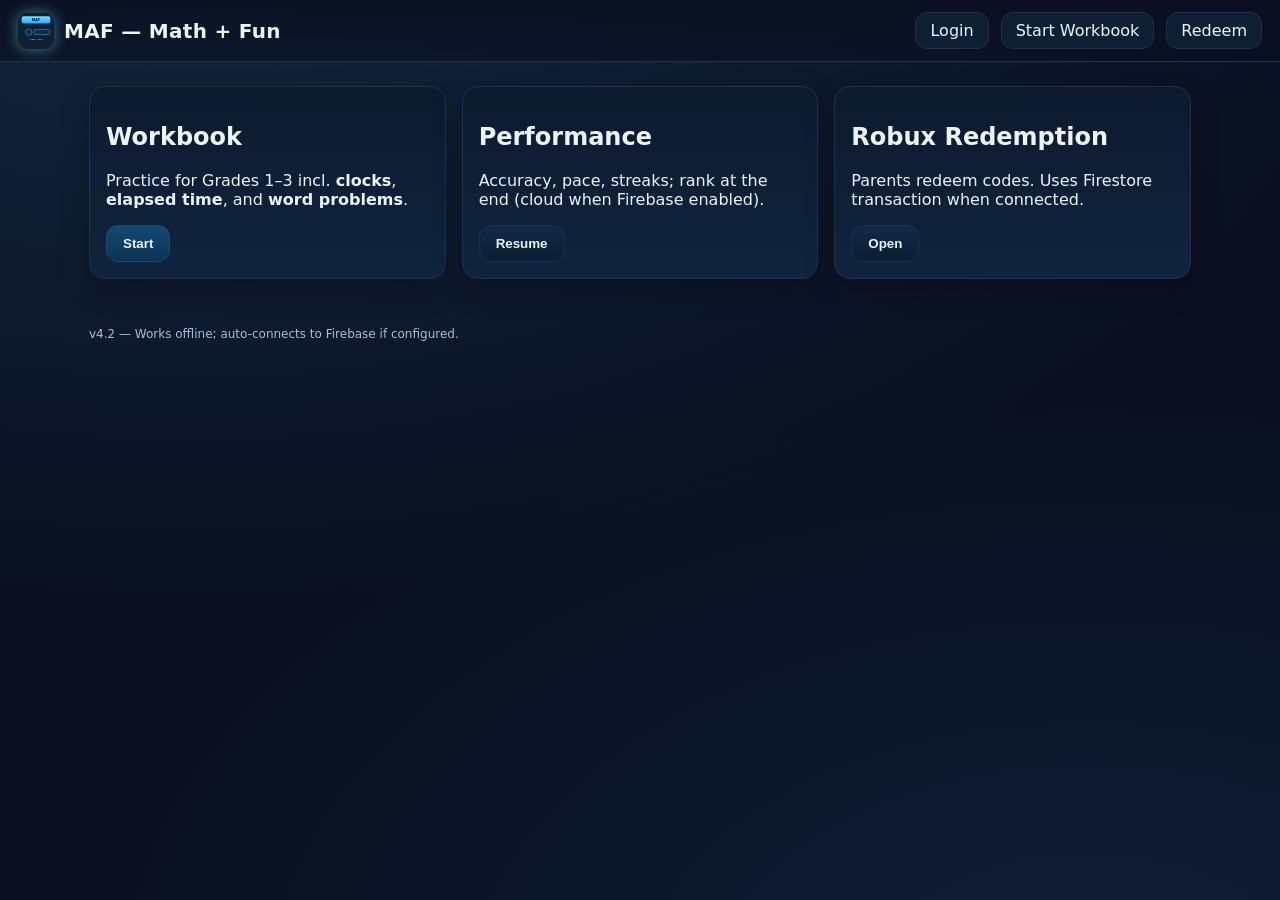
<file: index.html>
<!DOCTYPE html><html lang="en"><head>
  <meta charset="UTF-8"><meta name="viewport" content="width=device-width, initial-scale=1.0">
  <title>MAF — Math + Fun (v4.2)</title>
  <link rel="stylesheet" href="css/styles.css">
</head><body>
  <div class="nav"><div class="brand">
    <img class="logo" src="assets/logo.svg" alt="MAF"><div class="title">MAF — Math + Fun</div>
  </div><div class="row">
    <a class="pill" href="login.html">Login</a>
    <a class="pill" href="workbook_setup.html">Start Workbook</a>
    <a class="pill" href="redeem.html">Redeem</a>
  </div></div>

  <div class="container grid cols-3">
    <div class="card"><h2>Workbook</h2>
      <p>Practice for Grades 1–3 incl. <strong>clocks</strong>, <strong>elapsed time</strong>, and <strong>word problems</strong>.</p>
      <button class="btn primary" onclick="location.href='workbook_setup.html'">Start</button></div>
    <div class="card"><h2>Performance</h2>
      <p>Accuracy, pace, streaks; rank at the end (cloud when Firebase enabled).</p>
      <button class="btn" onclick="location.href='workbook.html'">Resume</button></div>
    <div class="card"><h2>Robux Redemption</h2>
      <p>Parents redeem codes. Uses Firestore transaction when connected.</p>
      <button class="btn" onclick="location.href='redeem.html'">Open</button></div>
  </div>

  <div class="container"><div class="small">v4.2 — Works offline; auto-connects to Firebase if configured.</div></div>
</body></html>
</file>
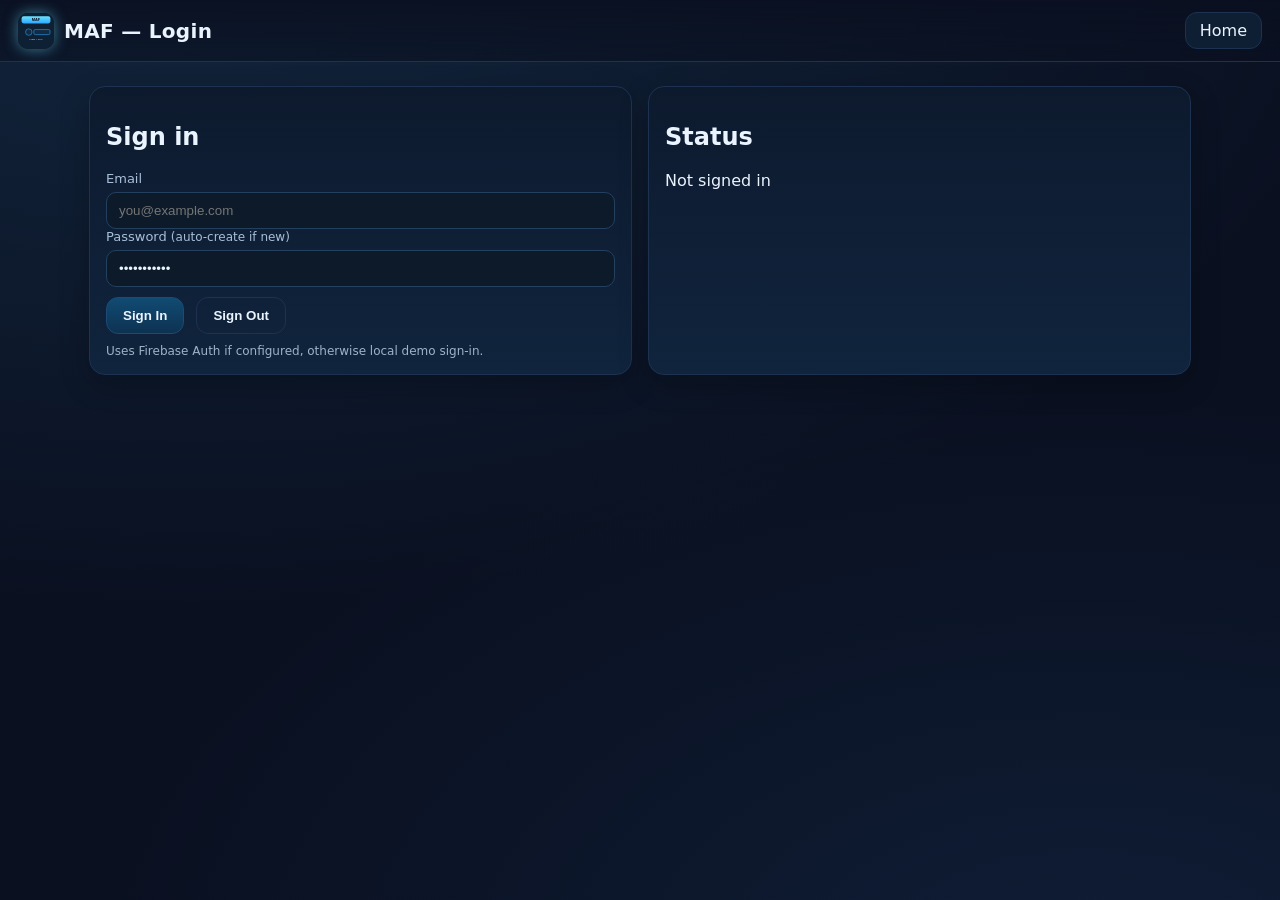
<file: login.html>
<!DOCTYPE html><html lang="en"><head>
  <meta charset="UTF-8"><meta name="viewport" content="width=device-width, initial-scale=1.0">
  <title>MAF — Login</title>
  <link rel="stylesheet" href="css/styles.css">
</head><body>
  <div class="nav"><div class="brand">
    <img class="logo" src="assets/logo.svg" alt="MAF"><div class="title">MAF — Login</div>
  </div><div class="row"><a class="pill" href="index.html">Home</a></div></div>

  <div class="container grid cols-2">
    <div class="card"><h2>Sign in</h2>
      <div class="label">Email</div><input class="input" id="email" placeholder="you@example.com"/>
      <div class="label">Password <span class="small">(auto-create if new)</span></div><input class="input" id="pwd" type="password" value="password123"/>
      <div class="row" style="margin-top:10px">
        <button id="signin" class="btn primary">Sign In</button><button id="signout" class="btn ghost">Sign Out</button>
      </div><div class="footer-note">Uses Firebase Auth if configured, otherwise local demo sign-in.</div>
    </div>
    <div class="card"><h2>Status</h2><div id="status">Not signed in</div></div>
  </div>

  <div id="toast" class="toast"></div>
  <script type="module">
    import { el, toast } from "./js/utils.js";
    import { isFirebaseConfigured } from "./js/firebase-init.js";
    import { initFirebase, signInEmail, signOut, onAuth } from "./js/firebase-live.js";
    import { MockAuth } from "./js/mockFirebase.js";
    const useFirebase = isFirebaseConfigured();
    if(useFirebase){
      initFirebase().then(()=> toast("Firebase connected"));
      onAuth((user)=>{
        if(user){ localStorage.setItem("maf_current_user", JSON.stringify({uid:user.uid,email:user.email||"user"}));
          el("#status").textContent = "Signed in as " + (user.email || user.uid);
        }else{ el("#status").textContent = "Not signed in"; }
      });
      el("#signin").addEventListener("click", async ()=>{
        const email = el("#email").value.trim() || "guest@example.com";
        const pwd = el("#pwd").value || "password123";
        try{ await signInEmail(email, pwd); toast("Signed in"); }catch(e){ toast("Sign-in failed"); console.error(e); }
      });
      el("#signout").addEventListener("click", async ()=>{ await signOut(); toast("Signed out"); localStorage.removeItem("maf_current_user"); });
    }else{
      const u = MockAuth.load();
      if(u){ toast("Signed in (local): " + u.email); el("#status").textContent = "Signed in (local) as " + u.email; }
      el("#signin").addEventListener("click", ()=>{
        const email = el("#email").value.trim() || "guest@local";
        const user = MockAuth.signIn(email);
        toast("Signed in (local)"); el("#status").textContent = "Signed in (local) as " + user.email;
      });
      el("#signout").addEventListener("click", ()=>{ MockAuth.signOut(); toast("Signed out"); el("#status").textContent="Not signed in"; });
    }
  </script>
</body></html>
</file>
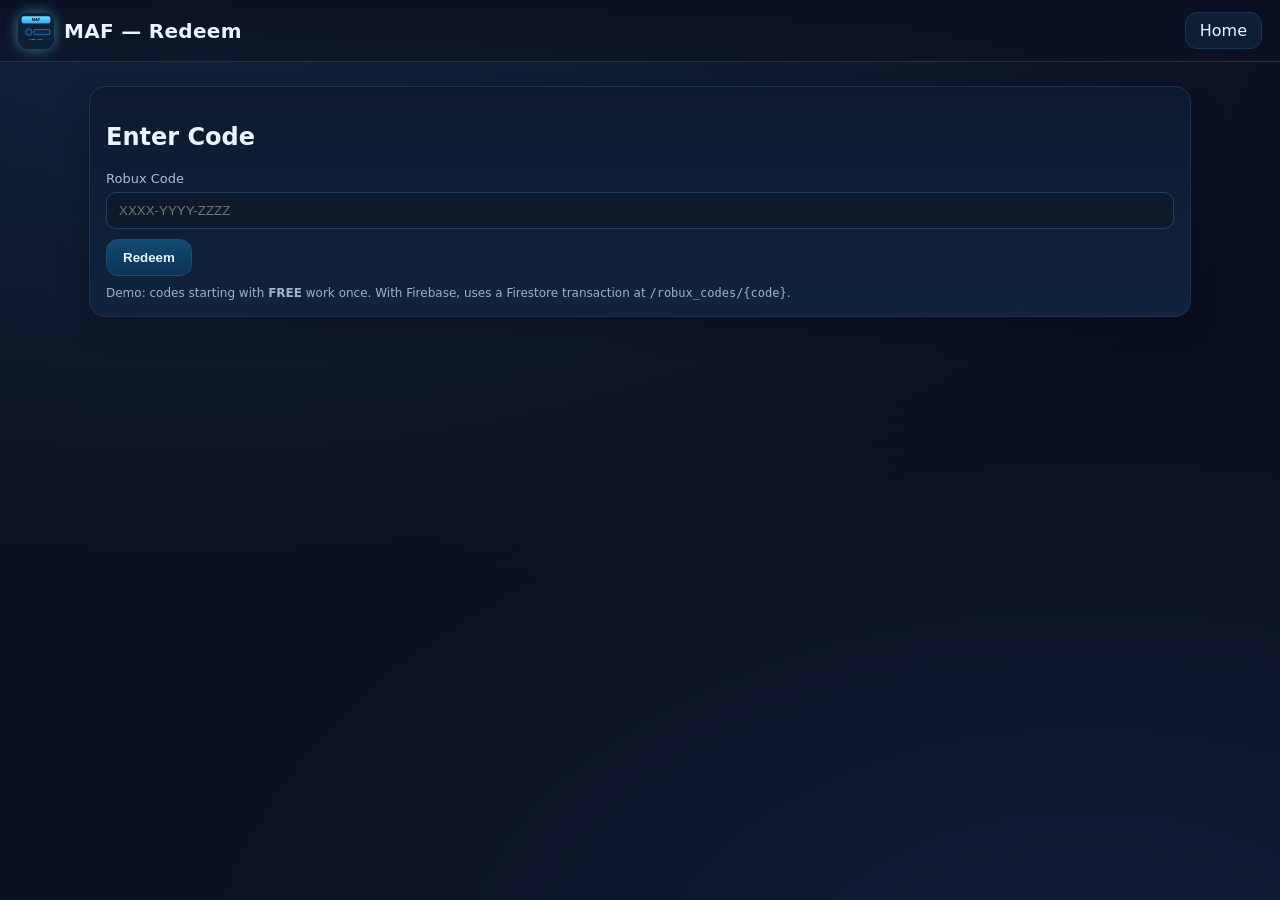
<file: redeem.html>
<!DOCTYPE html><html lang="en"><head>
  <meta charset="UTF-8"><meta name="viewport" content="width=device-width, initial-scale=1.0">
  <title>MAF — Redeem Robux</title>
  <link rel="stylesheet" href="css/styles.css">
</head><body>
  <div class="nav"><div class="brand">
    <img class="logo" src="assets/logo.svg" alt="MAF"><div class="title">MAF — Redeem</div>
  </div><div class="row"><a class="pill" href="index.html">Home</a></div></div>

  <div class="container"><div class="card">
    <h2>Enter Code</h2><div class="label">Robux Code</div>
    <input class="input" id="code" placeholder="XXXX-YYYY-ZZZZ"/>
    <div class="row" style="margin-top:10px"><button id="redeem" class="btn primary">Redeem</button></div>
    <div class="footer-note">
      Demo: codes starting with <strong>FREE</strong> work once. With Firebase, uses a Firestore transaction at <code>/robux_codes/{code}</code>.
    </div>
  </div></div>

  <div id="toast" class="toast"></div>
  <script type="module">
    import { el, toast } from "./js/utils.js";
    import { isFirebaseConfigured } from "./js/firebase-init.js";
    import { redeemCode } from "./js/firebase-live.js";
    import { MockAuth, MockDB } from "./js/mockFirebase.js";
    const user = JSON.parse(localStorage.getItem("maf_current_user")||"null") || MockAuth.load() || { uid: "guest", email:"guest@local" };
    const useFirebase = isFirebaseConfigured();
    el("#redeem").addEventListener("click", async ()=>{
      const code = el("#code").value.trim().toUpperCase(); if(!code){ toast("Enter a code"); return; }
      if(useFirebase){
        try{ await redeemCode(code, user.uid); toast("Success: Reward added!"); }
        catch(e){ console.error(e); toast("Failed: " + (e.message||"error")); }
      }else{
        const r = MockDB.redeem(code, user.uid); toast(r.ok ? ("Success: "+r.reward) : ("Failed: " + r.reason));
      }
    });
  </script>
</body></html>
</file>
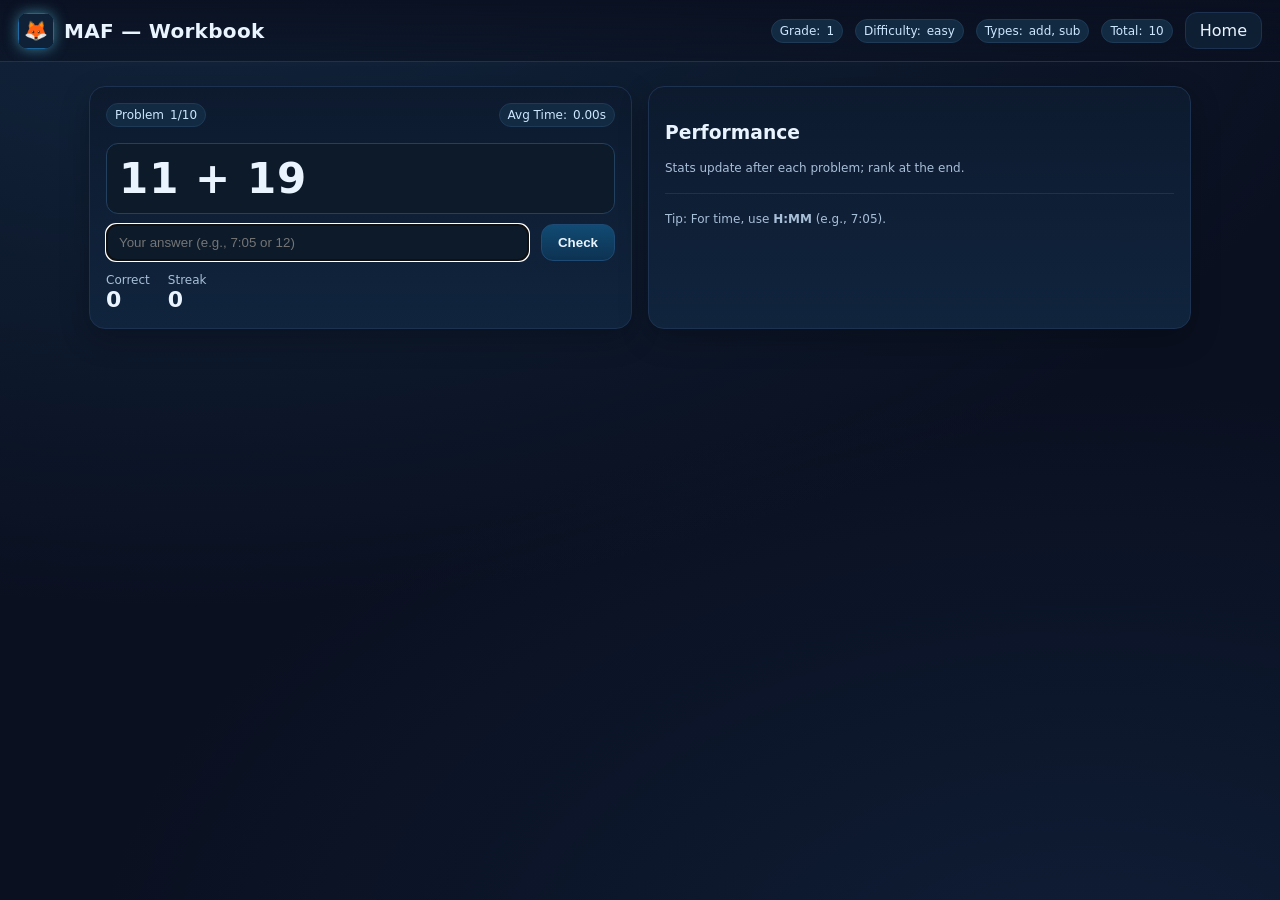
<file: workbook.html>
<!DOCTYPE html><html lang="en"><head>
  <meta charset="UTF-8"><meta name="viewport" content="width=device-width, initial-scale=1.0">
  <title>MAF — Workbook (v4.2)</title>
  <link rel="stylesheet" href="css/styles.css">
</head><body>
  <div class="nav"><div class="brand">
    <img id="avatarImg" class="logo" src="assets/avatars/a1.svg" alt="Avatar">
    <div class="title">MAF — Workbook</div>
  </div><div class="row">
    <span class="badge">Grade: <span id="grade">1</span></span>
    <span class="badge">Difficulty: <span id="difficulty">easy</span></span>
    <span class="badge">Types: <span id="ptype">add, sub</span></span>
    <span class="badge">Total: <span id="total">10</span></span>
    <a class="pill" href="index.html">Home</a>
  </div></div>

  <div class="container grid cols-2" id="session">
    <div class="card">
      <div class="row" style="justify-content:space-between">
        <div class="badge">Problem <span id="qno">1/10</span></div>
        <div class="badge">Avg Time: <span id="avgTime" class="timer">0.00s</span></div>
      </div>
      <div style="margin-top:16px" id="problemArea"><div class="problem">4 + 5</div></div>
      <div class="row" style="margin-top:10px">
        <input class="input" id="answer" placeholder="Your answer (e.g., 7:05 or 12)"/>
        <button id="submit" class="btn primary">Check</button>
      </div>
      <div class="row" style="margin-top:12px; gap:18px">
        <div><div class="small">Correct</div><div id="correct" class="kpi">0</div></div>
        <div><div class="small">Streak</div><div id="streak" class="kpi">0</div></div>
      </div>
    </div>
    <div class="card"><h3>Performance</h3>
      <div class="small">Stats update after each problem; rank at the end.</div>
      <hr/><div class="small">Tip: For time, use <strong>H:MM</strong> (e.g., 7:05).</div>
    </div>
  </div>

  <div class="container" id="summary" style="display:none">
    <div class="card"><h2>Great work!</h2>
      <div class="grid cols-3">
        <div><div class="small">Accuracy</div><div id="sumAccuracy" class="kpi">—</div></div>
        <div><div class="small">Avg Time / Q</div><div id="sumAvg" class="kpi">—</div></div>
        <div><div class="small">Rank</div><div id="sumRank" class="kpi">—</div></div>
      </div>
      <hr/><div class="row">
        <button id="restart" class="btn">Run Another</button>
        <button id="backHome" class="btn ghost">Back Home</button>
      </div>
    </div>
  </div>

  <div id="toast" class="toast"></div>
  <script type="module" src="js/workbook.js"></script>
</body></html>
</file>
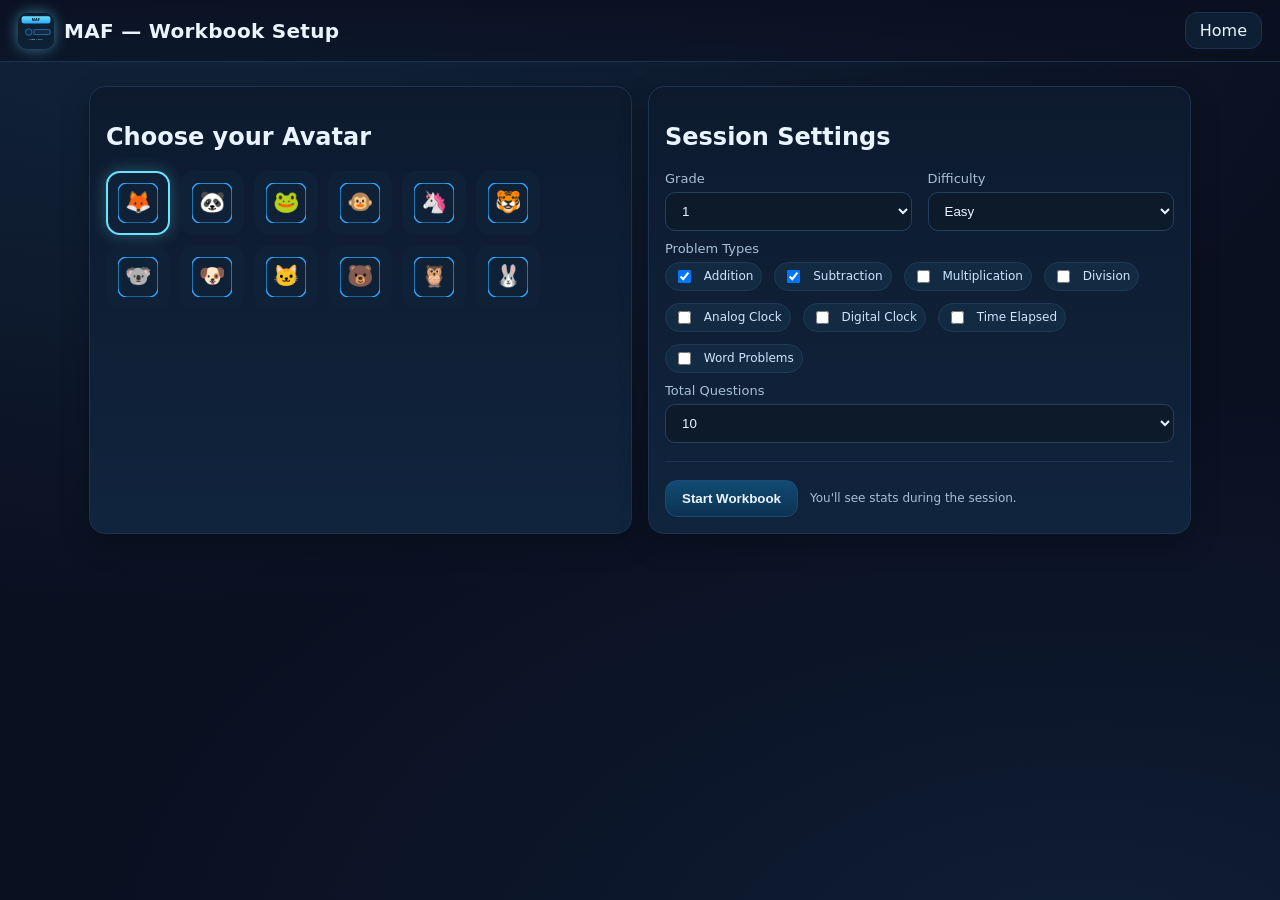
<file: workbook_setup.html>
<!DOCTYPE html><html lang="en"><head>
  <meta charset="UTF-8"><meta name="viewport" content="width=device-width, initial-scale=1.0">
  <title>MAF — Workbook Setup (v4.2)</title>
  <link rel="stylesheet" href="css/styles.css">
</head><body>
  <div class="nav"><div class="brand">
    <img class="logo" src="assets/logo.svg" alt="MAF"><div class="title">MAF — Workbook Setup</div>
  </div><div class="row"><a class="pill" href="index.html">Home</a></div></div>

  <div class="container grid cols-2">
    <div class="card"><h2>Choose your Avatar</h2><div id="avatars" class="avatar-grid"></div></div>
    <div class="card"><h2>Session Settings</h2>
      <div class="row" style="gap:16px">
        <div style="flex:1"><div class="label">Grade</div>
          <select id="grade" class="input"><option value="1">1</option><option value="2">2</option><option value="3">3</option></select></div>
        <div style="flex:1"><div class="label">Difficulty</div>
          <select id="difficulty" class="input"><option value="easy">Easy</option><option value="medium">Medium</option><option value="hard">Hard</option></select></div>
      </div>
      <div class="label" style="margin-top:10px">Problem Types</div>
      <div class="row" style="flex-wrap:wrap">
        <label class="badge"><input type="checkbox" id="t_add" checked> &nbsp;Addition</label>
        <label class="badge"><input type="checkbox" id="t_sub" checked> &nbsp;Subtraction</label>
        <label class="badge"><input type="checkbox" id="t_mul"> &nbsp;Multiplication</label>
        <label class="badge"><input type="checkbox" id="t_div"> &nbsp;Division</label>
        <label class="badge"><input type="checkbox" id="t_cda"> &nbsp;Analog Clock</label>
        <label class="badge"><input type="checkbox" id="t_cdd"> &nbsp;Digital Clock</label>
        <label class="badge"><input type="checkbox" id="t_tmd"> &nbsp;Time Elapsed</label>
        <label class="badge"><input type="checkbox" id="t_word"> &nbsp;Word Problems</label>
      </div>
      <div class="label" style="margin-top:10px">Total Questions</div>
      <select id="total" class="input"><option>5</option><option selected>10</option><option>15</option><option>20</option></select>
      <hr/><div class="row"><button id="start" class="btn primary">Start Workbook</button>
      <span class="small">You'll see stats during the session.</span></div>
    </div></div>
  <div id="toast" class="toast"></div>

  <script type="module">
    import { el, els, toast } from "./js/utils.js";
    const avatarsEl = el("#avatars"); const totalAvatars = 12; let selected = "assets/avatars/a1.svg";
    for(let i=1;i<=totalAvatars;i++){
      const d = document.createElement("div"); d.className="avatar" + (i===1? " selected": ""); d.dataset.src = `assets/avatars/a${i}.svg`;
      d.innerHTML = `<img src="assets/avatars/a${i}.svg" width="40" height="40" alt="avatar ${i}">`;
      d.addEventListener("click", ()=>{ els(".avatar").forEach(x=> x.classList.remove("selected")); d.classList.add("selected"); selected = d.dataset.src; });
      avatarsEl.appendChild(d);
    }
    el("#start").addEventListener("click", ()=>{
      const grade = parseInt(el("#grade").value,10); const difficulty = el("#difficulty").value; const types = [];
      if(el("#t_add").checked) types.push("add"); if(el("#t_sub").checked) types.push("sub");
      if(el("#t_mul").checked) types.push("mul"); if(el("#t_div").checked) types.push("div");
      if(el("#t_cda").checked) types.push("clock_analog"); if(el("#t_cdd").checked) types.push("clock_digital");
      if(el("#t_tmd").checked) types.push("time_diff"); if(el("#t_word").checked) types.push("word");
      if(types.length===0){ toast("Pick at least one problem type"); return; }
      const total = parseInt(el("#total").value, 10);
      const cfg = { grade, difficulty, types, avatar: selected, total }; localStorage.setItem("maf_setup", JSON.stringify(cfg));
      location.href = "workbook.html";
    });
  </script>
</body></html>
</file>
<file: css/styles.css>
:root{
  --bg:#0a1020; --panel:#0d1a2e; --panel-2:#10243d; --edge:#1c3250;
  --text:#eaf4ff; --muted:#a8bfd8; --brand:#6ae3ff; --accent:#ffd166;
  --ok:#2dd4bf; --warn:#f59e0b; --danger:#ef4444;
}
*{box-sizing:border-box} html,body{height:100%}
body{
  margin:0;color:var(--text);
  background: radial-gradient(1200px 700px at 15% -10%, rgba(42,106,155,.25), transparent),
             radial-gradient(1000px 600px at 85% 110%, rgba(30,70,120,.25), transparent),
             var(--bg);
  font-family: ui-sans-serif, system-ui, -apple-system, "Segoe UI", Roboto, "Helvetica Neue", Arial;
}
a{color:var(--brand);text-decoration:none}
.container{max-width:1150px;margin:0 auto;padding:24px}
.nav{
  position:sticky; top:0; z-index:40; display:flex; align-items:center; justify-content:space-between;
  padding:12px 18px; border-bottom:1px solid var(--edge);
  background: linear-gradient(180deg, rgba(10,16,32,.9), rgba(10,16,32,.55));
  backdrop-filter: blur(8px);
}
.brand{display:flex;align-items:center;gap:10px;font-weight:900;letter-spacing:.3px}
.brand .logo{width:36px;height:36px;border-radius:10px;box-shadow:0 0 14px rgba(106,227,255,.5)}
.brand .title{font-size:20px}
.pill{background:#0f1f33;border:1px solid var(--edge);padding:8px 14px;border-radius:12px;color:var(--text)}
.grid{display:grid;gap:16px}
.grid.cols-2{grid-template-columns:repeat(2,minmax(0,1fr));}
.grid.cols-3{grid-template-columns:repeat(3,minmax(0,1fr));}
@media (max-width: 920px){ .grid.cols-2,.grid.cols-3{grid-template-columns:1fr;} }
.card{background: linear-gradient(180deg, var(--panel), var(--panel-2)); border:1px solid var(--edge); border-radius:16px; padding:16px; box-shadow: 0 10px 30px rgba(0,0,0,.24);}
.btn{display:inline-flex;align-items:center;justify-content:center;padding:10px 16px;border-radius:12px;border:1px solid var(--edge);background:linear-gradient(180deg,#0f2b46,#0b1d32);color:var(--text);cursor:pointer;font-weight:700}
.btn.primary{background:linear-gradient(180deg,#114b73,#0d3252);border-color:#1e4a73}
.btn.ghost{background:transparent}.btn:disabled{opacity:.5;cursor:not-allowed}
.input, select{width:100%;padding:10px 12px;border-radius:10px;border:1px solid #24405f;background:#0c1a2a;color:var(--text)}
.label{font-size:13px;color:var(--muted);margin-bottom:6px}
.row{display:flex;gap:12px;align-items:center}
.small{font-size:12px;color:var(--muted)}
.kpi{font-size:22px;font-weight:900}
.badge{display:inline-flex;align-items:center;gap:6px;background:#122a42;border:1px solid #1e3a56;color:#cde7ff;padding:4px 8px;border-radius:999px;font-size:12px}
hr{border:0;border-top:1px solid var(--edge);margin:18px 0}
.toast{position:fixed;right:18px;bottom:18px;background:#0f2136;border:1px solid #274666;color:#cde7ff;padding:10px 14px;border-radius:12px;box-shadow:0 10px 30px rgba(0,0,0,.3);display:none}
.avatar-grid{display:grid;grid-template-columns:repeat(6,64px);gap:10px}
.avatar{width:64px;height:64px;border-radius:14px;display:flex;align-items:center;justify-content:center;font-size:28px;border:2px solid transparent;cursor:pointer;background:#0f2136}
.avatar.selected{border-color:var(--brand); box-shadow:0 0 16px rgba(106,227,255,.3)}
.problem{font-size:42px;font-weight:900;letter-spacing:1px;padding:10px 12px;border-radius:12px;background:#0c1a2a;border:1px solid #24405f}
.timer{font-variant-numeric:tabular-nums}
.clock-wrap{display:flex;align-items:center;gap:14px;flex-wrap:wrap}
svg.clock{background:#0c1a2a;border:1px solid #24405f;border-radius:12px}
.footer-note{color:#9fb3c8;font-size:12px;margin-top:10px}
</file>
